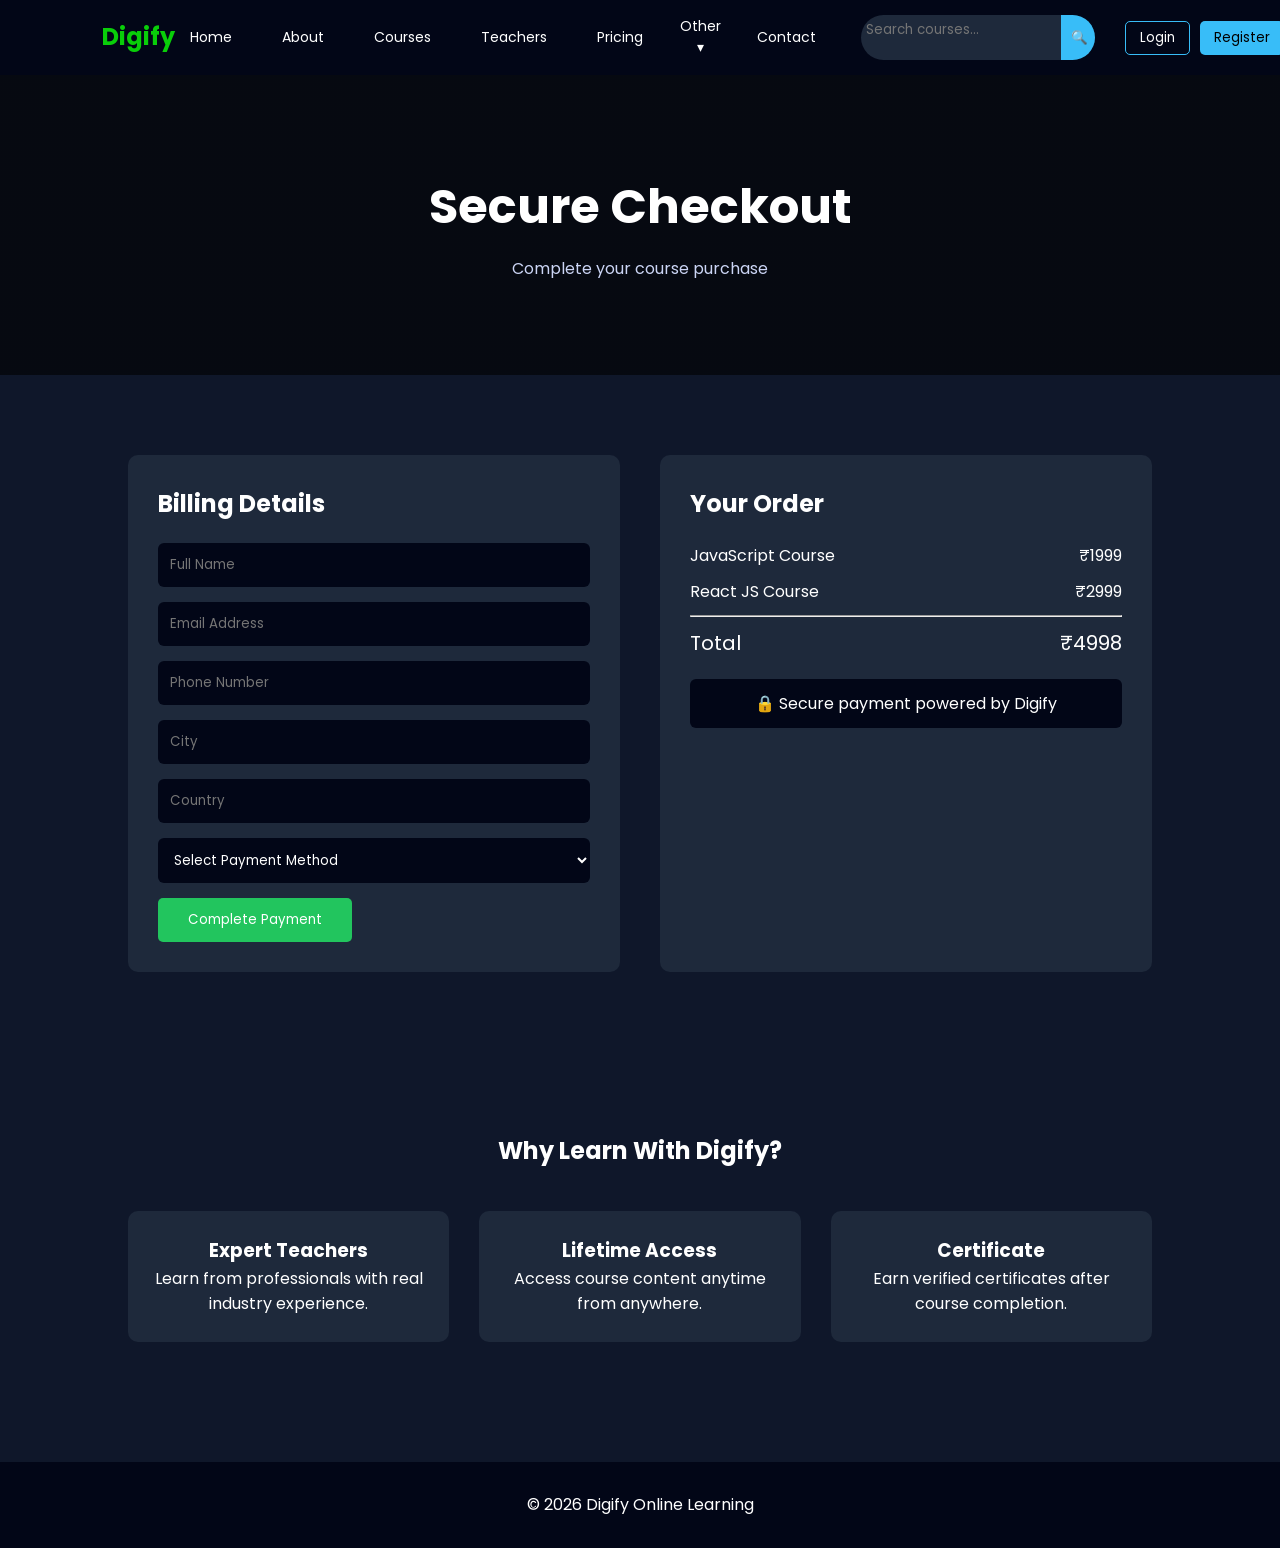
<file: checkout.html>
<!DOCTYPE html>
<html lang="en">

<head>

<meta charset="UTF-8">
<meta name="viewport" content="width=device-width, initial-scale=1.0">

<title>Checkout - Digify</title>

<link rel="stylesheet" href="digicss.css">

<link href="https://fonts.googleapis.com/css2?family=Poppins:wght@300;400;600;700&display=swap" rel="stylesheet">

</head>

<body>

<header>

<div class="logo">Digify</div>

<nav class="navbar">

<div class="nav-left">

<a href="digify.html">Home</a>
<a href="about.html">About</a>
<a href="courses.html">Courses</a>
<a href="techer.html">Teachers</a>
<a href="price.html">Pricing</a>

<!-- DROPDOWN MENU -->

<div class="dropdown">

<button class="dropbtn">Other ▾</button>

<div class="dropdown-content">

<a href="blog.html">Blog</a>
<a href="checkout.html">Checkout</a>
<a href="policy.html">Policy</a>

</div>

</div>

<a href="contact.html">Contact</a>

</div>


<!-- SEARCH -->

<div class="nav-search">

<input type="text" id="searchInput" placeholder="Search courses...">
<button id="searchBtn">🔍</button>

</div>


<!-- LOGIN / REGISTER -->

<div class="nav-auth">

<button class="login-btn">Login</button>
<button class="register-btn">Register</button>

</div>

</nav>

</header>


<!-- HERO -->

<section class="checkout-hero">

<h1>Secure Checkout</h1>
<p>Complete your course purchase</p>

</section>


<!-- CHECKOUT SECTION -->

<section class="checkout-section scroll-animation">

<div class="checkout-container">


<!-- BILLING FORM -->

<div class="billing-form">

<h2>Billing Details</h2>

<form id="checkoutForm">

<input type="text" id="name" placeholder="Full Name" required>

<input type="email" id="email" placeholder="Email Address" required>

<input type="text" id="phone" placeholder="Phone Number">

<input type="text" id="city" placeholder="City">

<input type="text" id="country" placeholder="Country">

<select id="payment">

<option value="">Select Payment Method</option>

<option>Credit Card</option>
<option>Debit Card</option>
<option>UPI</option>
<option>Net Banking</option>

</select>

<button class="btn">Complete Payment</button>

<p id="checkoutMsg"></p>

</form>

</div>


<!-- ORDER SUMMARY -->

<div class="order-summary">

<h2>Your Order</h2>

<div class="order-item">

<p>JavaScript Course</p>
<span>₹1999</span>

</div>

<div class="order-item">

<p>React JS Course</p>
<span>₹2999</span>

</div>

<hr>

<div class="order-total">

<p>Total</p>
<span>₹4998</span>

</div>

<div class="secure-box">

🔒 Secure payment powered by Digify

</div>

</div>

</div>

</section>


<!-- TRUST SECTION -->

<section class="checkout-trust">

<h2>Why Learn With Digify?</h2>

<div class="trust-grid">

<div class="trust-card">
<h3>Expert Teachers</h3>
<p>Learn from professionals with real industry experience.</p>
</div>

<div class="trust-card">
<h3>Lifetime Access</h3>
<p>Access course content anytime from anywhere.</p>
</div>

<div class="trust-card">
<h3>Certificate</h3>
<p>Earn verified certificates after course completion.</p>
</div>

</div>

</section>


<footer>

<p>© 2026 Digify Online Learning</p>

</footer>

<script src="digijs.js"></script>

</body>

</html>
</file>
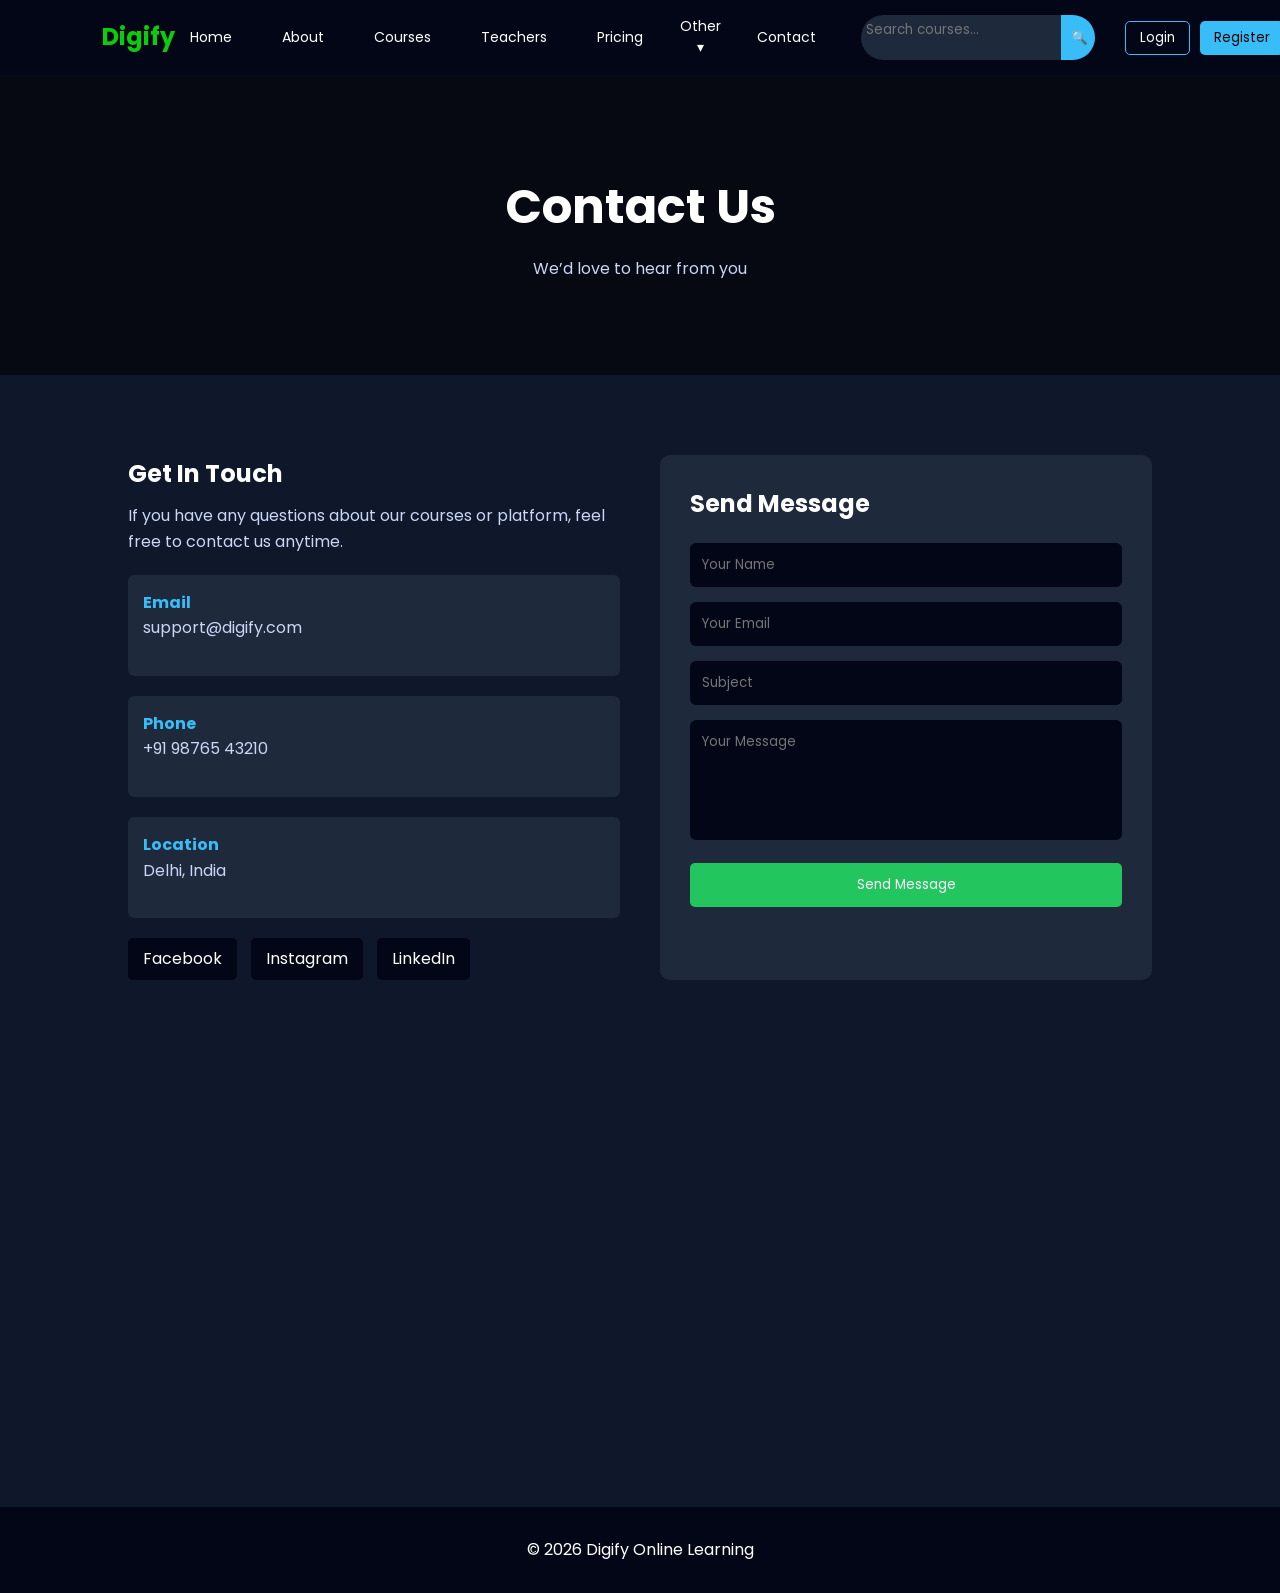
<file: contact.html>
<!DOCTYPE html>
<html lang="en">

<head>

<meta charset="UTF-8">
<meta name="viewport" content="width=device-width, initial-scale=1.0">

<title>Contact - Digify</title>

<link rel="stylesheet" href="digicss.css">

<link href="https://fonts.googleapis.com/css2?family=Poppins:wght@300;400;600;700&display=swap" rel="stylesheet">

</head>

<body>

<header>

<div class="logo">Digify</div>

<nav class="navbar">

<div class="nav-left">

<a href="digify.html">Home</a>
<a href="about.html">About</a>
<a href="courses.html">Courses</a>
<a href="techer.html">Teachers</a>
<a href="price.html">Pricing</a>

<!-- DROPDOWN MENU -->

<div class="dropdown">

<button class="dropbtn">Other ▾</button>

<div class="dropdown-content">

<a href="blog.html">Blog</a>
<a href="checkout.html">Checkout</a>
<a href="policy.html">Policy</a>

</div>

</div>

<a href="contact.html">Contact</a>

</div>


<!-- SEARCH -->

<div class="nav-search">

<input type="text" id="searchInput" placeholder="Search courses...">
<button id="searchBtn">🔍</button>

</div>


<!-- LOGIN / REGISTER -->

<div class="nav-auth">

<button class="login-btn">Login</button>
<button class="register-btn">Register</button>

</div>

</nav>

</header>


<!-- HERO -->

<section class="contact-hero">

<h1>Contact Us</h1>

<p>We’d love to hear from you</p>

</section>


<!-- CONTACT SECTION -->

<section class="contact-section scroll-animation">

<div class="contact-container">


<!-- CONTACT INFO -->

<div class="contact-info">

<h2>Get In Touch</h2>

<p>
If you have any questions about our courses or platform,
feel free to contact us anytime.
</p>

<div class="info-box">

<h4>Email</h4>
<p>support@digify.com</p>

</div>

<div class="info-box">

<h4>Phone</h4>
<p>+91 98765 43210</p>

</div>

<div class="info-box">

<h4>Location</h4>
<p>Delhi, India</p>

</div>

<div class="social-links">

<a href="#">Facebook</a>
<a href="#">Instagram</a>
<a href="#">LinkedIn</a>

</div>

</div>


<!-- CONTACT FORM -->

<div class="contact-form">

<h2>Send Message</h2>

<form id="contactForm">

<input type="text" id="name" placeholder="Your Name" required>

<input type="email" id="email" placeholder="Your Email" required>

<input type="text" id="subject" placeholder="Subject">

<textarea id="message" placeholder="Your Message" required></textarea>

<button class="btn">Send Message</button>

<p id="formMsg"></p>

</form>

</div>

</div>

</section>


<!-- MAP -->

<section class="map-section">

<iframe
src="https://maps.google.com/maps?q=delhi&t=&z=13&ie=UTF8&iwloc=&output=embed"
width="100%" height="350" style="border:0;" allowfullscreen loading="lazy">
</iframe>

</section>


<footer>

<p>© 2026 Digify Online Learning</p>

</footer>

<script src="digijs.js"></script>

</body>

</html>
</file>
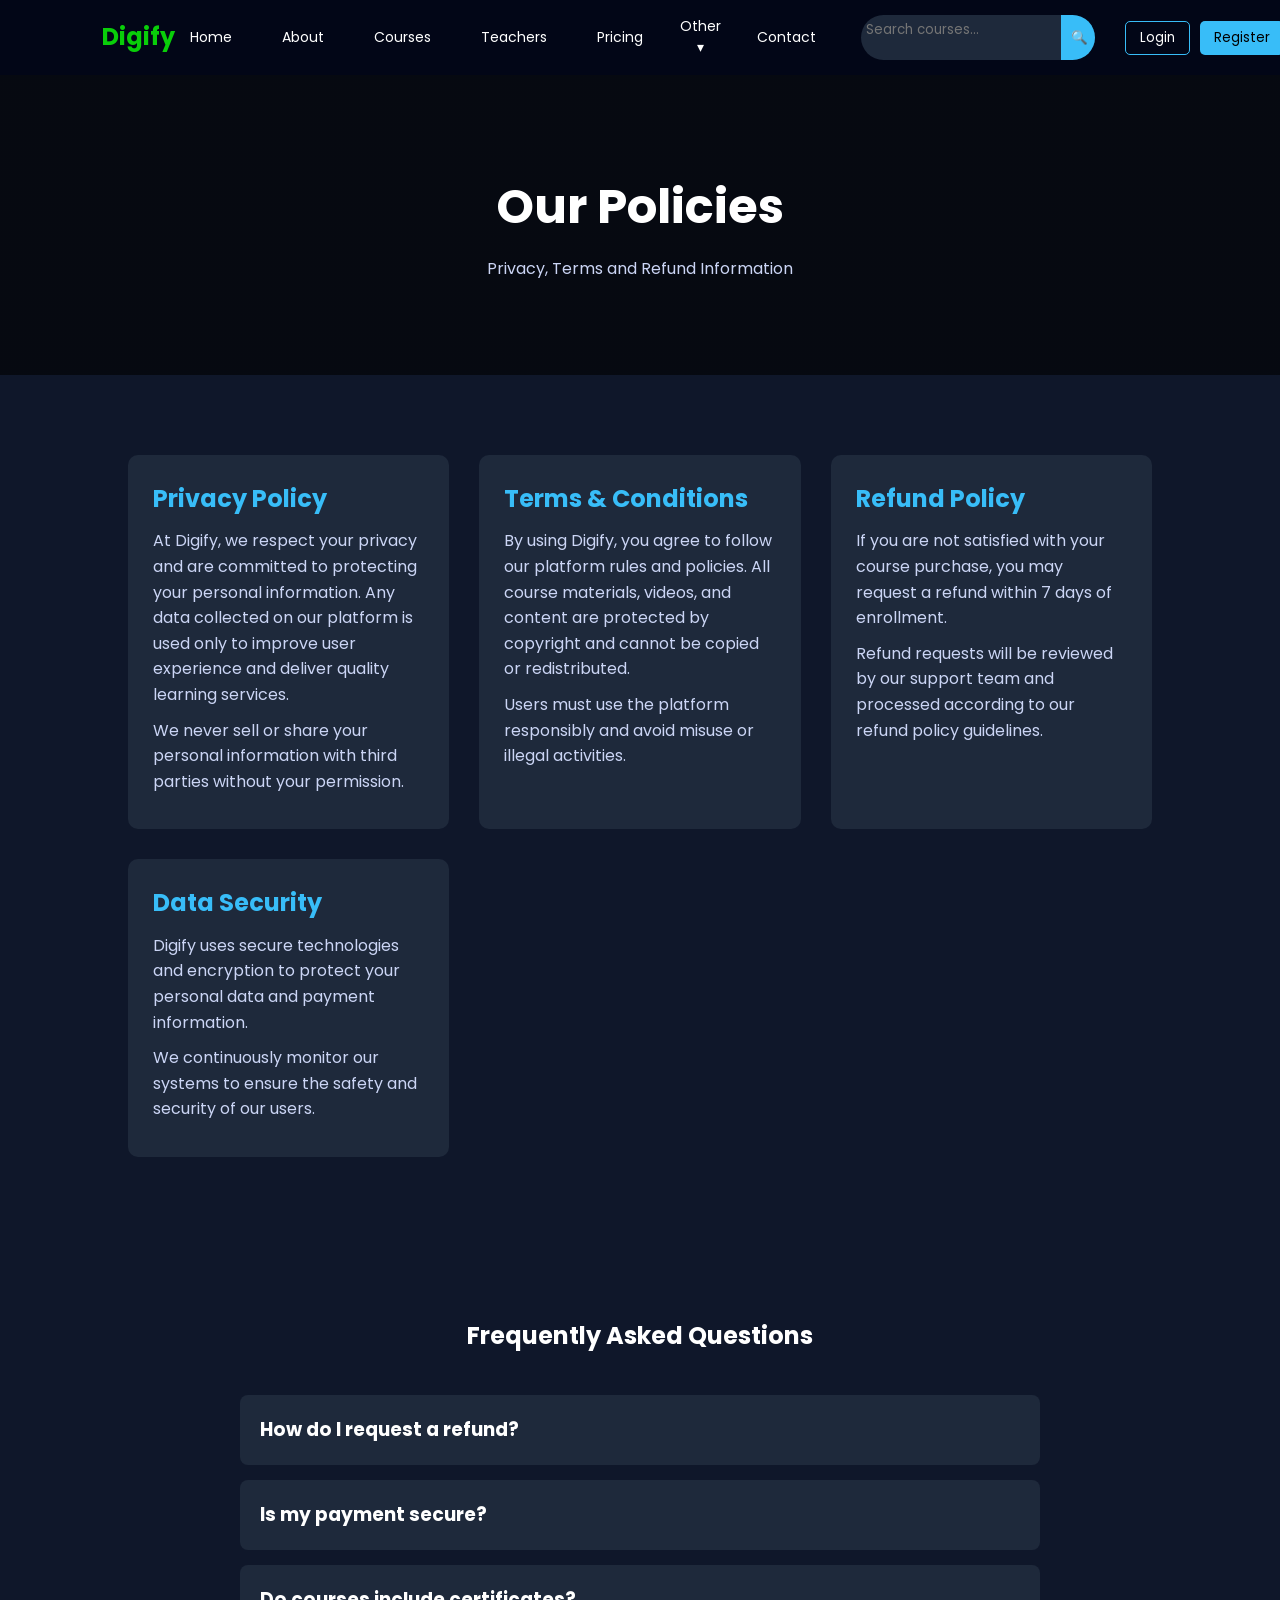
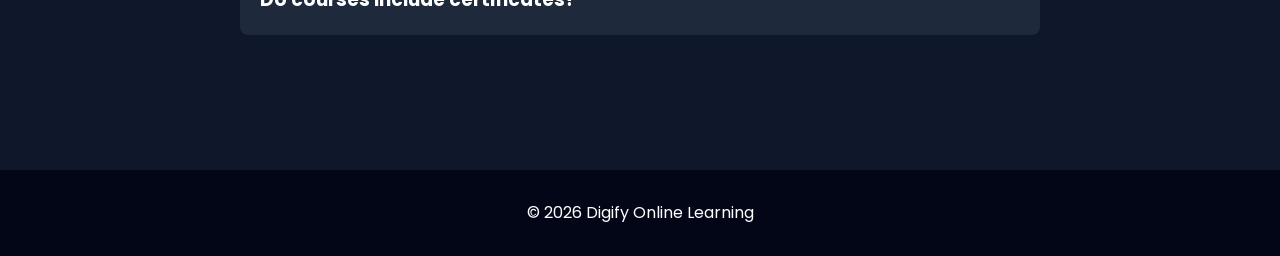
<file: policy.html>
<!DOCTYPE html>
<html lang="en">

<head>

<meta charset="UTF-8">
<meta name="viewport" content="width=device-width, initial-scale=1.0">

<title>Policy - Digify</title>

<link rel="stylesheet" href="digicss.css">

<link href="https://fonts.googleapis.com/css2?family=Poppins:wght@300;400;600;700&display=swap" rel="stylesheet">

</head>

<body>

<header>

<div class="logo">Digify</div>

<nav class="navbar">

<div class="nav-left">

<a href="digify.html">Home</a>
<a href="about.html">About</a>
<a href="courses.html">Courses</a>
<a href="techer.html">Teachers</a>
<a href="price.html">Pricing</a>

<!-- DROPDOWN MENU -->

<div class="dropdown">

<button class="dropbtn">Other ▾</button>

<div class="dropdown-content">

<a href="blog.html">Blog</a>
<a href="checkout.html">Checkout</a>
<a href="policy.html">Policy</a>

</div>

</div>

<a href="contact.html">Contact</a>

</div>


<!-- SEARCH -->

<div class="nav-search">

<input type="text" id="searchInput" placeholder="Search courses...">
<button id="searchBtn">🔍</button>

</div>


<!-- LOGIN / REGISTER -->

<div class="nav-auth">

<button class="login-btn">Login</button>
<button class="register-btn">Register</button>

</div>

</nav>

</header>


<!-- HERO -->

<section class="policy-hero">

<h1>Our Policies</h1>
<p>Privacy, Terms and Refund Information</p>

</section>


<!-- POLICY SECTION -->

<section class="policy-section scroll-animation">

<div class="policy-container">


<div class="policy-card">

<h2>Privacy Policy</h2>

<p>
At Digify, we respect your privacy and are committed to protecting
your personal information. Any data collected on our platform is used
only to improve user experience and deliver quality learning services.
</p>

<p>
We never sell or share your personal information with third parties
without your permission.
</p>

</div>


<div class="policy-card">

<h2>Terms & Conditions</h2>

<p>
By using Digify, you agree to follow our platform rules and policies.
All course materials, videos, and content are protected by copyright
and cannot be copied or redistributed.
</p>

<p>
Users must use the platform responsibly and avoid misuse or illegal
activities.
</p>

</div>


<div class="policy-card">

<h2>Refund Policy</h2>

<p>
If you are not satisfied with your course purchase, you may request
a refund within 7 days of enrollment.
</p>

<p>
Refund requests will be reviewed by our support team and processed
according to our refund policy guidelines.
</p>

</div>


<div class="policy-card">

<h2>Data Security</h2>

<p>
Digify uses secure technologies and encryption to protect your
personal data and payment information.
</p>

<p>
We continuously monitor our systems to ensure the safety and
security of our users.
</p>

</div>


</div>

</section>


<!-- FAQ -->

<section class="policy-faq">

<h2>Frequently Asked Questions</h2>

<div class="faq-container">

<div class="faq-item">

<h3 class="faq-question">How do I request a refund?</h3>

<p class="faq-answer">
You can request a refund by contacting our support team within 7 days
of course purchase.
</p>

</div>

<div class="faq-item">

<h3 class="faq-question">Is my payment secure?</h3>

<p class="faq-answer">
Yes, all payments are processed through secure payment gateways.
</p>

</div>

<div class="faq-item">

<h3 class="faq-question">Do courses include certificates?</h3>

<p class="faq-answer">
Yes, students receive verified certificates after completing courses.
</p>

</div>

</div>

</section>


<footer>

<p>© 2026 Digify Online Learning</p>

</footer>

<script src="digijs.js"></script>

</body>

</html>
</file>
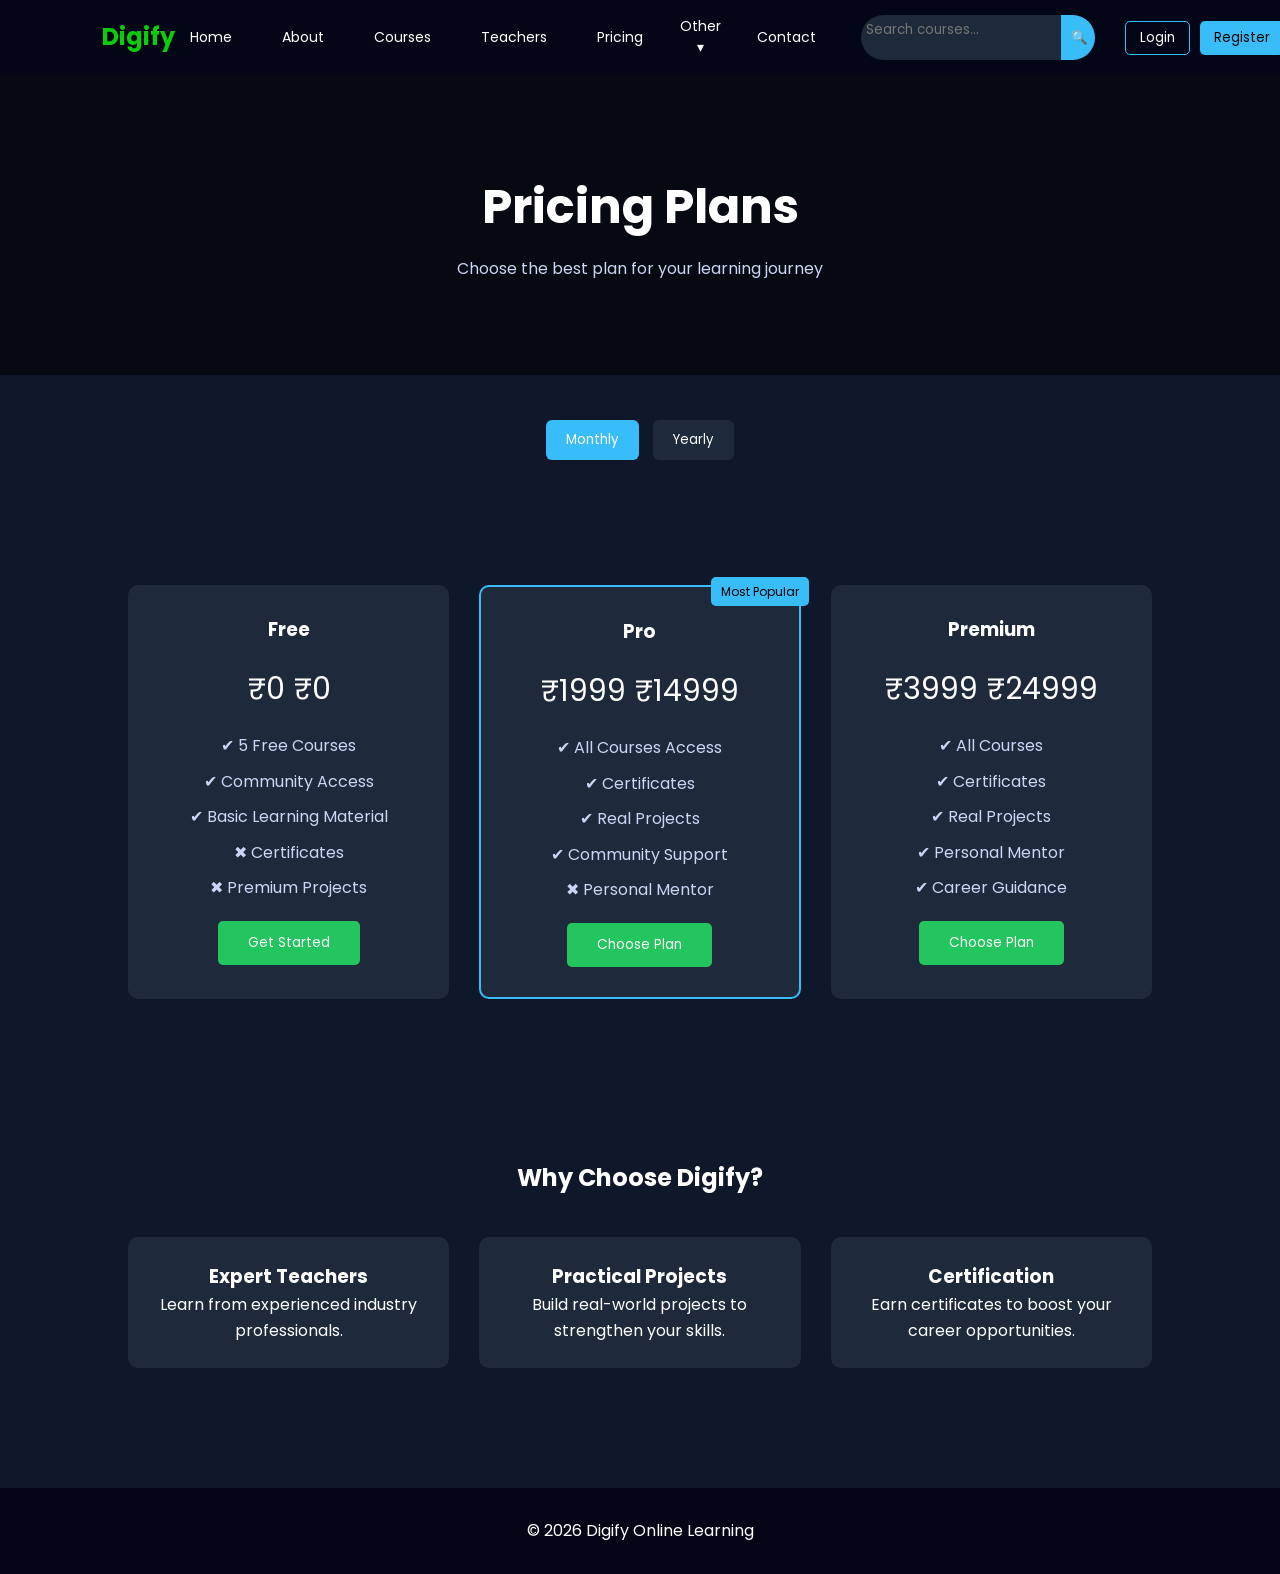
<file: price.html>
<!DOCTYPE html>
<html lang="en">

<head>

<meta charset="UTF-8">
<meta name="viewport" content="width=device-width, initial-scale=1.0">

<title>Pricing - Digify</title>

<link rel="stylesheet" href="digicss.css">

<link href="https://fonts.googleapis.com/css2?family=Poppins:wght@300;400;600;700&display=swap" rel="stylesheet">

</head>

<body>

<header>

<div class="logo">Digify</div>

<nav class="navbar">

<div class="nav-left">

<a href="digify.html">Home</a>
<a href="about.html">About</a>
<a href="courses.html">Courses</a>
<a href="techer.html">Teachers</a>
<a href="price.html">Pricing</a>

<!-- DROPDOWN MENU -->

<div class="dropdown">

<button class="dropbtn">Other ▾</button>

<div class="dropdown-content">

<a href="blog.html">Blog</a>
<a href="checkout.html">Checkout</a>
<a href="policy.html">Policy</a>

</div>

</div>

<a href="contact.html">Contact</a>

</div>


<!-- SEARCH -->

<div class="nav-search">

<input type="text" id="searchInput" placeholder="Search courses...">
<button id="searchBtn">🔍</button>

</div>


<!-- LOGIN / REGISTER -->

<div class="nav-auth">

<button class="login-btn">Login</button>
<button class="register-btn">Register</button>

</div>

</nav>

</header>


<!-- HERO -->

<section class="price-hero">

<h1>Pricing Plans</h1>
<p>Choose the best plan for your learning journey</p>

</section>


<!-- TOGGLE -->

<div class="price-toggle">

<button id="monthlyBtn" class="active">Monthly</button>
<button id="yearlyBtn">Yearly</button>

</div>


<!-- PRICING PLANS -->

<section class="pricing-section scroll-animation">

<div class="pricing-container">


<!-- FREE PLAN -->

<div class="pricing-card">

<h3>Free</h3>

<div class="price">

<span class="amount monthly">₹0</span>
<span class="amount yearly">₹0</span>

</div>

<ul>

<li>✔ 5 Free Courses</li>
<li>✔ Community Access</li>
<li>✔ Basic Learning Material</li>
<li>✖ Certificates</li>
<li>✖ Premium Projects</li>

</ul>

<button class="btn">Get Started</button>

</div>


<!-- PRO PLAN -->

<div class="pricing-card popular">

<div class="popular-badge">Most Popular</div>

<h3>Pro</h3>

<div class="price">

<span class="amount monthly">₹1999</span>
<span class="amount yearly">₹14999</span>

</div>

<ul>

<li>✔ All Courses Access</li>
<li>✔ Certificates</li>
<li>✔ Real Projects</li>
<li>✔ Community Support</li>
<li>✖ Personal Mentor</li>

</ul>

<button class="btn">Choose Plan</button>

</div>


<!-- PREMIUM PLAN -->

<div class="pricing-card">

<h3>Premium</h3>

<div class="price">

<span class="amount monthly">₹3999</span>
<span class="amount yearly">₹24999</span>

</div>

<ul>

<li>✔ All Courses</li>
<li>✔ Certificates</li>
<li>✔ Real Projects</li>
<li>✔ Personal Mentor</li>
<li>✔ Career Guidance</li>

</ul>

<button class="btn">Choose Plan</button>

</div>


</div>

</section>


<!-- FEATURES -->

<section class="pricing-features">

<h2>Why Choose Digify?</h2>

<div class="pricing-feature-grid">

<div class="feature-box">

<h3>Expert Teachers</h3>
<p>Learn from experienced industry professionals.</p>

</div>

<div class="feature-box">

<h3>Practical Projects</h3>
<p>Build real-world projects to strengthen your skills.</p>

</div>

<div class="feature-box">

<h3>Certification</h3>
<p>Earn certificates to boost your career opportunities.</p>

</div>

</div>

</section>


<footer>

<p>© 2026 Digify Online Learning</p>

</footer>

<script src="digijs.js"></script>

</body>

</html>
</file>
<file: digicss.css>
/* =========================
   RESET
========================= */

*{
margin:0;
padding:0;
box-sizing:border-box;
font-family:'Poppins',sans-serif;
}

/* =========================
   BODY
========================= */

body{
background:#0f172a;
color:white;
line-height:1.6;
}

/* =========================
   LOADER
========================= */

#loader{
position:fixed;
top:0;
left:0;
width:100%;
height:100%;
background:#020617;
display:flex;
flex-direction:column;
align-items:center;
justify-content:center;
z-index:9999;
transition:opacity .6s ease, visibility .6s;
}

#loader.hide{
opacity:0;
visibility:hidden;
}

.spinner{
width:60px;
height:60px;
border:6px solid #1e293b;
border-top:6px solid #22c55e;
border-radius:50%;
animation:spin 1s linear infinite;
}

@keyframes spin{
100%{transform:rotate(360deg);}
}

/* =========================
   HEADER
========================= */

header{
display:flex;
justify-content:space-between;
align-items:center;
padding:20px 80px;
background:#020617;
}

.logo{
font-size:28px;
font-weight:700;
color:#22c55e;
}

nav a{
color:white;
text-decoration:none;
margin:0 15px;
position:relative;
}

nav a::after{
content:"";
position:absolute;
width:0;
height:2px;
background:#22c55e;
left:0;
bottom:-5px;
transition:.4s;
}

nav a:hover::after{
width:100%;
}

/* =========================
   NAVBAR
========================= */

header{
background:#020617;
padding:15px 8%;
display:flex;
justify-content:space-between;
align-items:center;
}

.logo{
font-size:24px;
font-weight:700;
color:rgb(9, 206, 9);
}

.navbar{
display:flex;
align-items:center;
gap:30px;
}

.nav-left{
display:flex;
align-items:center;
gap:20px;
}

.nav-left a{
text-decoration:none;
color:white;
font-size:14px;
}

.nav-left a:hover{
color:#38bdf8;
}


/* =========================
   DROPDOWN
========================= */

.dropdown{
position:relative;
}

.dropbtn{
background:none;
border:none;
color:white;
font-size:14px;
cursor:pointer;
}

.dropdown-content{
position:absolute;
top:35px;
left:0;
background:#1e293b;
min-width:150px;
border-radius:5px;
display:none;
flex-direction:column;
}

.dropdown-content a{
padding:10px;
text-decoration:none;
color:white;
display:block;
}

.dropdown-content a:hover{
background:#334155;
}

.dropdown:hover .dropdown-content{
display:block;
}


/* =========================
   SEARCH BAR
========================= */

.nav-search{
display:flex;
background:#1e293b;
border-radius:50px;
overflow:hidden;
}

.nav-search input{
border:none;
outline:none;
padding:5px 5px;
background:transparent;
color:white;
width:200px;
}

.nav-search button{
border:none;
background:#38bdf8;
padding:7px 10px;
cursor:pointer;
}


/* =========================
   LOGIN REGISTER
========================= */

.nav-auth{
display:flex;
gap:10px;
}

.login-btn{
background:none;
border:1px solid #38bdf8;
color:white;
padding:6px 14px;
border-radius:5px;
cursor:pointer;
}

.register-btn{
background:#38bdf8;
border:none;
padding:6px 14px;
border-radius:5px;
cursor:pointer;
}

.login-btn:hover{
background:#38bdf8;
}

.register-btn:hover{
background:#0ea5e9;
}

/* =========================
   SLIDER
========================= */

.slider{
height:90vh;
position:relative;
overflow:hidden;
}

.slide{
position:absolute;
width:100%;
height:100%;
background-size:cover;
background-position:center;
display:none;
}

.slide.active{
display:block;
animation:fade 1s;
}

.overlay{
position:absolute;
width:100%;
height:100%;
background:rgba(0,0,0,.6);
}

.content{
position:absolute;
top:50%;
left:50%;
transform:translate(-50%,-50%);
text-align:center;
max-width:600px;
}

.content h1{
font-size:50px;
margin-bottom:20px;
}

.btn{
padding:12px 30px;
background:#22c55e;
border:none;
border-radius:5px;
color:white;
cursor:pointer;
transition:.4s;
}

.btn:hover{
background:#16a34a;
transform:scale(1.05);
}

/* =========================
   SLIDER BUTTON
========================= */

.slider-buttons span{
position:absolute;
top:50%;
font-size:40px;
color:white;
cursor:pointer;
padding:10px;
}

#prev{left:30px;}
#next{right:30px;}

/* =========================
   COURSES
========================= */

.courses{
padding:80px 10%;
text-align:center;
}

.course-container{
display:grid;
grid-template-columns:repeat(auto-fit,minmax(250px,1fr));
gap:30px;
margin-top:40px;
}

.course-card{
background:#1e293b;
padding:30px;
border-radius:10px;
transition:.4s;
}

.course-card:hover{
transform:translateY(-10px);
background:#22c55e;
}

/* =========================
   TEACHERS
========================= */

.teachers{
padding:80px 10%;
text-align:center;
}

.teacher-container{
display:flex;
justify-content:center;
gap:40px;
flex-wrap:wrap;
margin-top:40px;
}

.teacher{
background:#1e293b;
padding:20px;
border-radius:10px;
transition:.4s;
}

.teacher img{
border-radius:50%;
margin-bottom:10px;
}

.teacher:hover{
transform:scale(1.1);
background:#22c55e;
}

/* =========================
   FEATURES
========================= */

.features{
padding:80px 10%;
text-align:center;
}

.feature-grid{
display:grid;
grid-template-columns:repeat(auto-fit,minmax(200px,1fr));
gap:30px;
margin-top:40px;
}

.feature-card{
background:#1e293b;
padding:25px;
border-radius:10px;
transition:.4s;
cursor:pointer;
}

.feature-card img{
width:60px;
margin-bottom:10px;
}

.feature-card:hover{
transform:translateY(-10px);
background:#334155;
}

/* =========================
   OFFER SECTION
========================= */

.offer{
text-align:center;
padding:70px 10%;
background:#020617;
}

.offer h2{
font-size:36px;
margin-bottom:10px;
}

.offer p{
color:#cbd5f5;
margin-bottom:20px;
}


/* =========================
   TEACHERS
========================= */

.teacher-container{
display:grid;
grid-template-columns:repeat(auto-fit,minmax(200px,1fr));
gap:30px;
margin-top:40px;
}

.teacher{
background:#1e293b;
padding:20px;
border-radius:10px;
text-align:center;
transition:.4s;
}

.teacher img{
width:120px;
border-radius:50%;
margin-bottom:10px;
}

.teacher:hover{
transform:translateY(-10px);
background:#334155;
}


/* =========================
   TESTIMONIALS
========================= */

.testimonials{
padding:80px 10%;
text-align:center;
}

.testimonial-container{
display:grid;
grid-template-columns:repeat(auto-fit,minmax(250px,1fr));
gap:30px;
margin-top:40px;
}

.testimonial{
background:#1e293b;
padding:25px;
border-radius:10px;
transition:.4s;
}

.testimonial:hover{
transform:translateY(-10px);
background:#334155;
}

.testimonial p{
color:#cbd5f5;
margin-bottom:10px;
}


/* =========================
   ARTICLES
========================= */

.articles{
padding:80px 10%;
text-align:center;
}

.article-container{
display:grid;
grid-template-columns:repeat(auto-fit,minmax(250px,1fr));
gap:30px;
margin-top:40px;
}

.article{
background:#1e293b;
padding:25px;
border-radius:10px;
transition:.4s;
}

.article:hover{
transform:translateY(-10px);
background:#334155;
}

.article p{
color:#cbd5f5;
}


/* =========================
   BIG FOOTER
========================= */

.footer{
background:#020617;
padding:60px 10% 20px;
}

.footer-container{
display:grid;
grid-template-columns:repeat(auto-fit,minmax(200px,1fr));
gap:40px;
margin-bottom:40px;
}

.footer-col h3{
margin-bottom:15px;
}

.footer-col p{
color:#cbd5f5;
}

.footer-col a{
display:block;
text-decoration:none;
color:#cbd5f5;
margin-bottom:8px;
}

.footer-col a:hover{
color:#38bdf8;
}

.footer-bottom{
text-align:center;
border-top:1px solid #1e293b;
padding-top:20px;
color:#94a3b8;
}

/* =========================
   ABOUT HERO
========================= */

.about-hero{
height:300px;
display:flex;
flex-direction:column;
justify-content:center;
align-items:center;
text-align:center;
background:
linear-gradient(rgba(0,0,0,0.6),rgba(0,0,0,0.6)),
url("https://images.unsplash.com/photo-1519389950473-47ba0277781c");
background-size:cover;
background-position:center;
}

.about-hero h1{
font-size:50px;
font-weight:700;
margin-bottom:10px;
}

.about-hero p{
font-size:18px;
color:#cbd5f5;
}

/* =========================
   ABOUT SECTION
========================= */

.about-section{
padding:80px 10%;
}

.about-container{
display:flex;
align-items:center;
justify-content:center;
gap:60px;
flex-wrap:wrap;
}

.about-image img{
width:100%;
max-width:420px;
border-radius:10px;
transition:0.4s;
box-shadow:0 10px 30px rgba(0,0,0,0.5);
}

.about-image img:hover{
transform:scale(1.05);
}

.about-text{
max-width:500px;
transition:0.4s;
}

.about-text:hover{
transform:translateY(-5px);
}

.about-text h2{
color:#38bdf8;
margin-bottom:15px;
}

/* =========================
   STATS SECTION
========================= */

.stats{
display:flex;
justify-content:center;
gap:60px;
padding:80px 10%;
text-align:center;
flex-wrap:wrap;
}

.stat-box{
background:#1e293b;
padding:30px;
border-radius:10px;
width:200px;
transition:.3s;
}

.stat-box:hover{
transform:translateY(-8px);
background:#334155;
}

.stat-box h2{
font-size:40px;
color:#38bdf8;
}

/* =========================
   TEAM
========================= */

.team{
padding:80px 10%;
text-align:center;
}

.team-container{
display:flex;
justify-content:center;
flex-wrap:wrap;
gap:30px;
margin-top:40px;
}

.team-card{
background:#1e293b;
padding:20px;
border-radius:10px;
width:220px;
transition:0.4s;
}

.team-card img{
width:100%;
border-radius:10px;
margin-bottom:10px;
}

.team-card:hover{
transform:translateY(-10px) scale(1.03);
background:#334155;
}

/* =========================
   FORMS
========================= */

input,textarea,select{
width:100%;
padding:12px;
margin-bottom:15px;
border:none;
border-radius:6px;
background:#1e293b;
color:white;
}

/* =========================
   BLOG
========================= */

.blog-post{
background:#1e293b;
padding:20px;
border-radius:10px;
margin-bottom:20px;
}

/* =========================
   FOOTER
========================= */

footer{
text-align:center;
padding:30px;
background:#020617;
margin-top:40px;
}

/* =========================
   SCROLL ANIMATION
========================= */

.scroll-animation{
opacity:0;
transform:translateY(40px);
transition:1s;
}

.scroll-animation.show{
opacity:1;
transform:translateY(0);
}

/* =========================
   MOBILE
========================= */

@media(max-width:768px){

header{
flex-direction:column;
}

nav{
margin-top:10px;
}

nav a{
margin:10px;
}

.about-container{
flex-direction:column;
text-align:center;
}

}

/* =========================
   COURSE HERO
========================= */

.course-hero{
height:300px;
display:flex;
flex-direction:column;
justify-content:center;
align-items:center;
text-align:center;
background:
linear-gradient(rgba(0,0,0,.6),rgba(0,0,0,.6)),
url("https://images.unsplash.com/photo-1523580846011-d3a5bc25702b");
background-size:cover;
background-position:center;
}

.course-hero h1{
font-size:50px;
margin-bottom:10px;
}

.course-hero p{
color:#cbd5f5;
}


/* FILTER */

.course-filter{
text-align:center;
padding:40px;
}

.filter-btn{
padding:10px 20px;
margin:10px;
border:none;
background:#1e293b;
color:white;
cursor:pointer;
border-radius:6px;
}

.filter-btn.active{
background:#38bdf8;
}


/* COURSE CARD */

.course-card img{
width:100%;
height:160px;
object-fit:cover;
border-radius:8px;
margin-bottom:10px;
}

.course-card span{
display:block;
margin-top:10px;
color:#38bdf8;
}


/* CTA */

.course-cta{
text-align:center;
padding:80px 10%;
background:#020617;
}

.course-cta h2{
font-size:36px;
margin-bottom:10px;
}

/* HERO */

.course-hero{
text-align:center;
padding:100px 10%;
background:linear-gradient(120deg,#020617,#1e293b);
}

.course-hero h1{
font-size:42px;
margin-bottom:10px;
}

.course-hero p{
color:#cbd5f5;
}


/* FILTER */

.course-filter{
text-align:center;
margin:40px 0;
}

.filter-btn{
padding:10px 20px;
margin:5px;
border:none;
background:#1e293b;
color:white;
cursor:pointer;
border-radius:6px;
}

.filter-btn.active,
.filter-btn:hover{
background:#38bdf8;
color:black;
}


/* COURSES */

.course-container{
display:grid;
grid-template-columns:repeat(auto-fit,minmax(260px,1fr));
gap:30px;
padding:0 10% 80px;
}

.course-card{
background:#1e293b;
border-radius:10px;
overflow:hidden;
transition:.4s;
}

.course-card img{
width:100%;
height:170px;
object-fit:cover;
}

.course-card h3{
padding:15px;
}

.course-card p{
padding:0 15px;
color:#cbd5f5;
}

.course-info{
display:flex;
justify-content:space-between;
padding:10px 15px;
font-size:14px;
color:#94a3b8;
}

.course-card .btn{
margin:15px;
}

.course-card:hover{
transform:translateY(-10px);
box-shadow:0 10px 25px rgba(0,0,0,.4);
}


/* CTA */

.course-cta{
text-align:center;
padding:80px 10%;
background:#020617;
}

.course-cta h2{
font-size:36px;
margin-bottom:10px;
}

.course-cta p{
color:#cbd5f5;
margin-bottom:20px;
}

/* =========================
   TEACHER HERO
========================= */

.teacher-hero{
height:300px;
display:flex;
flex-direction:column;
justify-content:center;
align-items:center;
text-align:center;
background:
linear-gradient(rgba(0,0,0,.6),rgba(0,0,0,.6)),
url("https://images.unsplash.com/photo-1522202176988-66273c2fd55f");
background-size:cover;
background-position:center;
}

.teacher-hero h1{
font-size:48px;
margin-bottom:10px;
}

.teacher-hero p{
color:#cbd5f5;
}


/* =========================
   TEACHER GRID
========================= */

.teachers-page{
padding:80px 10%;
text-align:center;
}

.teacher-grid{
display:grid;
grid-template-columns:repeat(auto-fit,minmax(250px,1fr));
gap:30px;
margin-top:40px;
}


/* TEACHER CARD */

.teacher-card-pro{
background:#1e293b;
padding:30px;
border-radius:12px;
transition:.4s;
}

.teacher-card-pro img{
width:120px;
border-radius:50%;
margin-bottom:15px;
}

.teacher-card-pro span{
color:#38bdf8;
font-weight:600;
}

.teacher-card-pro p{
margin:10px 0;
}


/* SKILLS */

.teacher-skills{
margin:10px 0;
}

.teacher-skills span{
background:#020617;
padding:5px 10px;
border-radius:5px;
font-size:12px;
margin:3px;
display:inline-block;
}


/* HOVER */

.teacher-card-pro:hover{
transform:translateY(-10px);
background:#334155;
box-shadow:0 10px 30px rgba(0,0,0,.4);
}


/* CTA */

.teacher-cta{
text-align:center;
padding:80px 10%;
background:#020617;
}

.teacher-cta h2{
font-size:36px;
margin-bottom:10px;
}

/* BLOG HERO */

.blog-hero{
height:300px;
display:flex;
flex-direction:column;
justify-content:center;
align-items:center;
text-align:center;
background:
linear-gradient(rgba(0,0,0,.6),rgba(0,0,0,.6)),
url("https://images.unsplash.com/photo-1519389950473-47ba0277781c");
background-size:cover;
background-position:center;
}

.blog-hero h1{
font-size:48px;
margin-bottom:10px;
}

.blog-hero p{
color:#cbd5f5;
}


/* BLOG FILTER */

.blog-filter{
text-align:center;
padding:40px;
}

.blog-btn{
padding:10px 20px;
margin:10px;
border:none;
background:#1e293b;
color:white;
cursor:pointer;
border-radius:6px;
}

.blog-btn.active{
background:#38bdf8;
}


/* BLOG GRID */

.blog-section{
padding:80px 10%;
}

.blog-container{
display:grid;
grid-template-columns:repeat(auto-fit,minmax(250px,1fr));
gap:30px;
}


/* BLOG CARD */

.blog-card{
background:#1e293b;
padding:20px;
border-radius:10px;
transition:.4s;
}

.blog-card img{
width:100%;
height:160px;
object-fit:cover;
border-radius:8px;
margin-bottom:10px;
}

.blog-card:hover{
transform:translateY(-10px);
background:#334155;
box-shadow:0 10px 25px rgba(0,0,0,.4);
}


/* CTA */

.blog-cta{
text-align:center;
padding:80px 10%;
background:#020617;
}

.blog-cta h2{
font-size:36px;
margin-bottom:10px;
}

/* CONTACT HERO */

.contact-hero{
height:300px;
display:flex;
flex-direction:column;
justify-content:center;
align-items:center;
text-align:center;
background:
linear-gradient(rgba(0,0,0,.6),rgba(0,0,0,.6)),
url("https://images.unsplash.com/photo-1519389950473-47ba0277781c");
background-size:cover;
background-position:center;
}

.contact-hero h1{
font-size:48px;
margin-bottom:10px;
}

.contact-hero p{
color:#cbd5f5;
}


/* CONTACT SECTION */

.contact-section{
padding:80px 10%;
}

.contact-container{
display:grid;
grid-template-columns:1fr 1fr;
gap:40px;
}


/* CONTACT INFO */

.contact-info h2{
margin-bottom:10px;
}

.contact-info p{
margin-bottom:20px;
color:#cbd5f5;
}

.info-box{
margin-bottom:20px;
background:#1e293b;
padding:15px;
border-radius:6px;
}

.info-box h4{
color:#38bdf8;
}


/* SOCIAL LINKS */

.social-links a{
display:inline-block;
margin-right:10px;
background:#020617;
padding:8px 15px;
border-radius:5px;
text-decoration:none;
color:white;
transition:.3s;
}

.social-links a:hover{
background:#38bdf8;
}


/* CONTACT FORM */

.contact-form{
background:#1e293b;
padding:30px;
border-radius:10px;
}

.contact-form h2{
margin-bottom:20px;
}

.contact-form input,
.contact-form textarea{

width:100%;
padding:12px;
margin-bottom:15px;
border:none;
border-radius:6px;
background:#020617;
color:white;

}

.contact-form textarea{
height:120px;
resize:none;
}

.contact-form button{
width:100%;
}


/* MAP */

.map-section{
margin-top:50px;
}


/* MOBILE */

@media(max-width:900px){

.contact-container{
grid-template-columns:1fr;
}

}

/* CONTACT HERO */

.contact-hero{
height:300px;
display:flex;
flex-direction:column;
justify-content:center;
align-items:center;
text-align:center;
background:
linear-gradient(rgba(0,0,0,.6),rgba(0,0,0,.6)),
url("https://images.unsplash.com/photo-1519389950473-47ba0277781c");
background-size:cover;
background-position:center;
}

.contact-hero h1{
font-size:48px;
margin-bottom:10px;
}

.contact-hero p{
color:#cbd5f5;
}


/* CONTACT SECTION */

.contact-section{
padding:80px 10%;
}

.contact-container{
display:grid;
grid-template-columns:1fr 1fr;
gap:40px;
}


/* CONTACT INFO */

.contact-info h2{
margin-bottom:10px;
}

.contact-info p{
margin-bottom:20px;
color:#cbd5f5;
}

.info-box{
margin-bottom:20px;
background:#1e293b;
padding:15px;
border-radius:6px;
}

.info-box h4{
color:#38bdf8;
}


/* SOCIAL LINKS */

.social-links a{
display:inline-block;
margin-right:10px;
background:#020617;
padding:8px 15px;
border-radius:5px;
text-decoration:none;
color:white;
transition:.3s;
}

.social-links a:hover{
background:#38bdf8;
}


/* CONTACT FORM */

.contact-form{
background:#1e293b;
padding:30px;
border-radius:10px;
}

.contact-form h2{
margin-bottom:20px;
}

.contact-form input,
.contact-form textarea{

width:100%;
padding:12px;
margin-bottom:15px;
border:none;
border-radius:6px;
background:#020617;
color:white;

}

.contact-form textarea{
height:120px;
resize:none;
}

.contact-form button{
width:100%;
}


/* MAP */

.map-section{
margin-top:50px;
}


/* MOBILE */

@media(max-width:900px){

.contact-container{
grid-template-columns:1fr;
}

}

/* CHECKOUT HERO */

.checkout-hero{
height:300px;
display:flex;
flex-direction:column;
justify-content:center;
align-items:center;
text-align:center;
background:
linear-gradient(rgba(0,0,0,.6),rgba(0,0,0,.6)),
url("https://images.unsplash.com/photo-1556742049-0cfed4f6a45d");
background-size:cover;
background-position:center;
}

.checkout-hero h1{
font-size:48px;
margin-bottom:10px;
}

.checkout-hero p{
color:#cbd5f5;
}


/* CHECKOUT SECTION */

.checkout-section{
padding:80px 10%;
}

.checkout-container{
display:grid;
grid-template-columns:1fr 1fr;
gap:40px;
}


/* BILLING FORM */

.billing-form{
background:#1e293b;
padding:30px;
border-radius:10px;
}

.billing-form h2{
margin-bottom:20px;
}

.billing-form input,
.billing-form select{

width:100%;
padding:12px;
margin-bottom:15px;
border:none;
border-radius:6px;
background:#020617;
color:white;

}


/* ORDER SUMMARY */

.order-summary{
background:#1e293b;
padding:30px;
border-radius:10px;
}

.order-summary h2{
margin-bottom:20px;
}

.order-item{
display:flex;
justify-content:space-between;
margin-bottom:10px;
}

.order-total{
display:flex;
justify-content:space-between;
font-size:20px;
margin-top:10px;
}

.secure-box{
margin-top:20px;
background:#020617;
padding:12px;
border-radius:6px;
text-align:center;
}


/* TRUST SECTION */

.checkout-trust{
padding:80px 10%;
text-align:center;
}

.trust-grid{
display:grid;
grid-template-columns:repeat(auto-fit,minmax(250px,1fr));
gap:30px;
margin-top:40px;
}

.trust-card{
background:#1e293b;
padding:25px;
border-radius:10px;
transition:.4s;
}

.trust-card:hover{
transform:translateY(-10px);
background:#334155;
}


/* MOBILE */

@media(max-width:900px){

.checkout-container{
grid-template-columns:1fr;
}

}

/* POLICY HERO */

.policy-hero{
height:300px;
display:flex;
flex-direction:column;
justify-content:center;
align-items:center;
text-align:center;
background:
linear-gradient(rgba(0,0,0,.6),rgba(0,0,0,.6)),
url("https://images.unsplash.com/photo-1454165804606-c3d57bc86b40");
background-size:cover;
background-position:center;
}

.policy-hero h1{
font-size:48px;
margin-bottom:10px;
}

.policy-hero p{
color:#cbd5f5;
}


/* POLICY SECTION */

.policy-section{
padding:80px 10%;
}

.policy-container{
display:grid;
grid-template-columns:repeat(auto-fit,minmax(250px,1fr));
gap:30px;
}


/* POLICY CARD */

.policy-card{
background:#1e293b;
padding:25px;
border-radius:10px;
transition:.4s;
}

.policy-card h2{
margin-bottom:10px;
color:#38bdf8;
}

.policy-card p{
color:#cbd5f5;
margin-bottom:10px;
}

.policy-card:hover{
transform:translateY(-10px);
background:#334155;
box-shadow:0 10px 25px rgba(0,0,0,.4);
}


/* FAQ */

.policy-faq{
padding:80px 10%;
text-align:center;
}

.faq-container{
max-width:800px;
margin:auto;
margin-top:40px;
}

.faq-item{
background:#1e293b;
padding:20px;
border-radius:8px;
margin-bottom:15px;
text-align:left;
}

.faq-question{
cursor:pointer;
}

.faq-answer{
display:none;
margin-top:10px;
color:#cbd5f5;
}

/* PRICING HERO */

.price-hero{
height:300px;
display:flex;
flex-direction:column;
justify-content:center;
align-items:center;
text-align:center;
background:
linear-gradient(rgba(0,0,0,.6),rgba(0,0,0,.6)),
url("https://images.unsplash.com/photo-1556742049-0cfed4f6a45d");
background-size:cover;
background-position:center;
}

.price-hero h1{
font-size:48px;
margin-bottom:10px;
}

.price-hero p{
color:#cbd5f5;
}


/* TOGGLE */

.price-toggle{
text-align:center;
margin:40px;
}

.price-toggle button{
padding:10px 20px;
margin:5px;
border:none;
background:#1e293b;
color:white;
cursor:pointer;
border-radius:6px;
}

.price-toggle button.active{
background:#38bdf8;
}


/* PRICING SECTION */

.pricing-section{
padding:80px 10%;
}

.pricing-container{
display:grid;
grid-template-columns:repeat(auto-fit,minmax(250px,1fr));
gap:30px;
}


/* PRICING CARD */

.pricing-card{
background:#1e293b;
padding:30px;
border-radius:10px;
text-align:center;
position:relative;
transition:.4s;
}

.pricing-card:hover{
transform:translateY(-10px);
background:#334155;
}

.pricing-card h3{
margin-bottom:10px;
}

.price{
font-size:30px;
margin:20px 0;
}

.pricing-card ul{
list-style:none;
margin-bottom:20px;
}

.pricing-card li{
margin:10px 0;
color:#cbd5f5;
}


/* POPULAR */

.popular{
border:2px solid #38bdf8;
}

.popular-badge{
position:absolute;
top:-10px;
right:-10px;
background:#38bdf8;
color:black;
padding:5px 10px;
font-size:12px;
border-radius:5px;
}


/* FEATURES */

.pricing-features{
padding:80px 10%;
text-align:center;
}

.pricing-feature-grid{
display:grid;
grid-template-columns:repeat(auto-fit,minmax(250px,1fr));
gap:30px;
margin-top:40px;
}

.feature-box{
background:#1e293b;
padding:25px;
border-radius:10px;
transition:.4s;
}

.feature-box:hover{
transform:translateY(-10px);
background:#334155;
}
</file>
